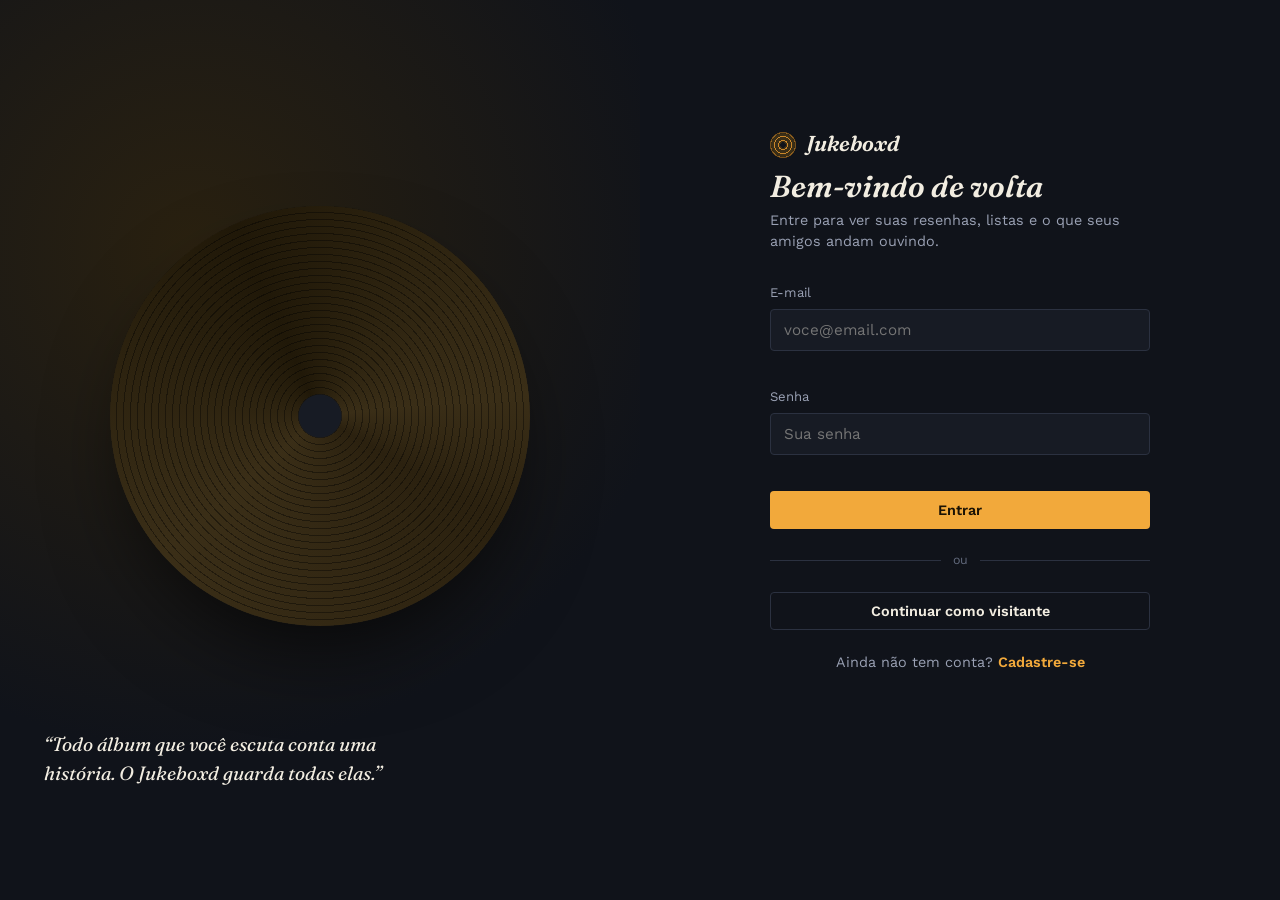
<file: login.html>
<!doctype html>
<html lang="pt-BR">
<head>
<meta charset="UTF-8">
<meta name="viewport" content="width=device-width, initial-scale=1">
<title>Entrar — Jukeboxd</title>
<link rel="preconnect" href="https://fonts.googleapis.com">
<link href="https://fonts.googleapis.com/css2?family=Fraunces:ital,wght@0,500;0,600;1,500;1,600&family=Work+Sans:wght@400;500;600;700&display=swap" rel="stylesheet">
<link rel="stylesheet" href="css/main.css">
<link rel="stylesheet" href="css/pages.css">
</head>
<body>
<a class="skip-link" href="#main">Pular para o conteúdo</a>
<main id="main" class="auth">
  <div class="auth__art">
    <div class="disc"></div>
    <p class="auth__quote">“Todo álbum que você escuta conta uma história. O Jukeboxd guarda todas elas.”</p>
  </div>
  <div class="auth__form">
    <div class="auth__form-inner">
      <a class="nav__brand" href="index.html"><span class="vinyl"></span> Jukeboxd</a>
      <h1>Bem-vindo de volta</h1>
      <p>Entre para ver suas resenhas, listas e o que seus amigos andam ouvindo.</p>

      <form id="login-form" novalidate>
        <div class="field">
          <label for="email">E-mail</label>
          <input type="email" id="email" name="email" placeholder="voce@email.com" required autocomplete="email">
          <span class="field__error" id="email-error"></span>
        </div>
        <div class="field">
          <label for="password">Senha</label>
          <input type="password" id="password" name="password" placeholder="Sua senha" required minlength="6" autocomplete="current-password">
          <span class="field__error" id="password-error"></span>
        </div>
        <button class="btn btn--primary btn--block" type="submit">Entrar</button>
      </form>

      <div class="auth__divider">ou</div>
      <button class="btn btn--ghost btn--block" type="button" id="guest-btn">Continuar como visitante</button>

      <p class="auth__switch">Ainda não tem conta? <a href="register.html">Cadastre-se</a></p>
    </div>
  </div>
</main>
<script src="js/data.js"></script>
<script src="js/main.js"></script>
<script src="js/auth.js"></script>
</body>
</html>
</file>
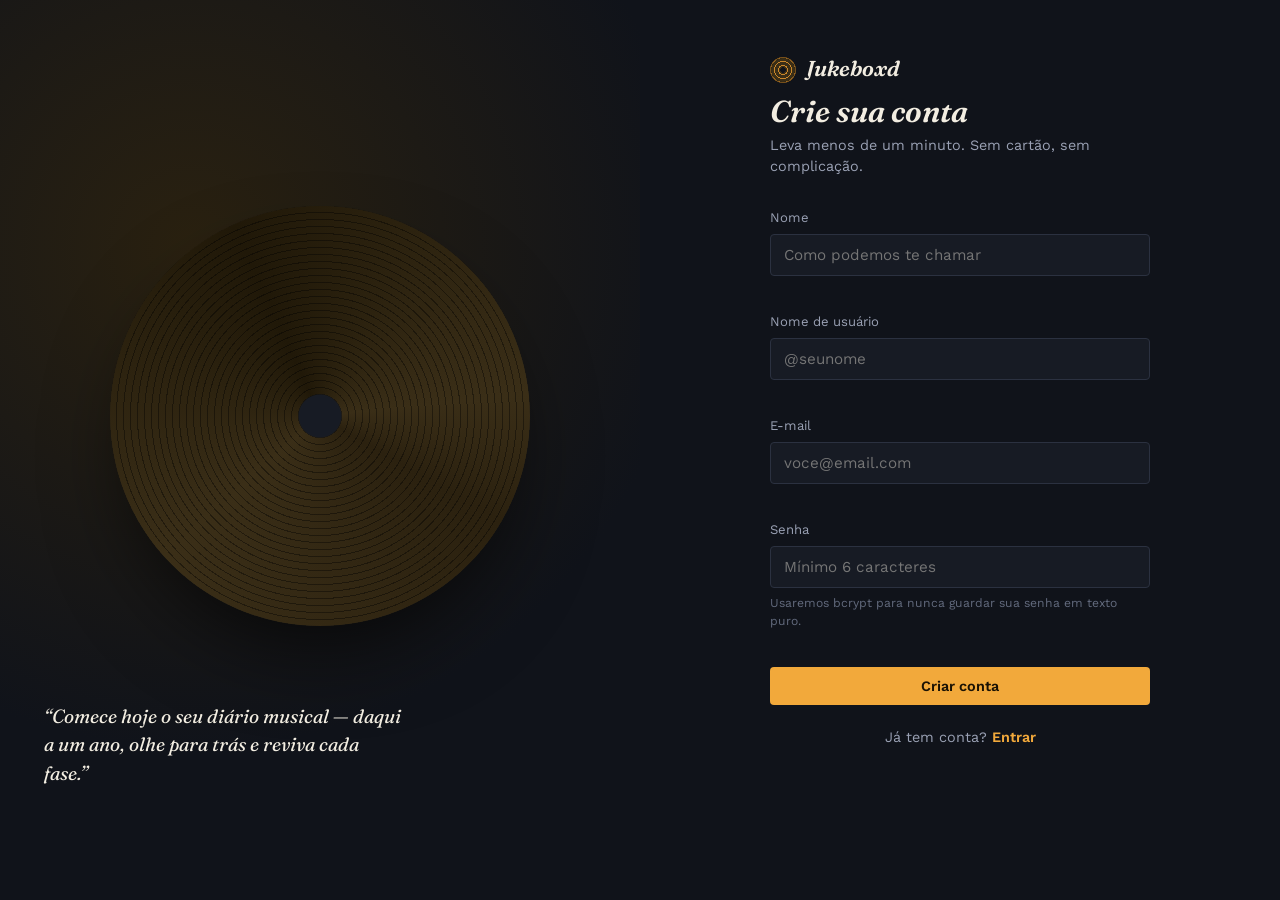
<file: register.html>
<!doctype html>
<html lang="pt-BR">
<head>
<meta charset="UTF-8">
<meta name="viewport" content="width=device-width, initial-scale=1">
<title>Criar conta — Jukeboxd</title>
<link rel="preconnect" href="https://fonts.googleapis.com">
<link href="https://fonts.googleapis.com/css2?family=Fraunces:ital,wght@0,500;0,600;1,500;1,600&family=Work+Sans:wght@400;500;600;700&display=swap" rel="stylesheet">
<link rel="stylesheet" href="css/main.css">
<link rel="stylesheet" href="css/pages.css">
</head>
<body>
<a class="skip-link" href="#main">Pular para o conteúdo</a>
<main id="main" class="auth">
  <div class="auth__art">
    <div class="disc"></div>
    <p class="auth__quote">“Comece hoje o seu diário musical — daqui a um ano, olhe para trás e reviva cada fase.”</p>
  </div>
  <div class="auth__form">
    <div class="auth__form-inner">
      <a class="nav__brand" href="index.html"><span class="vinyl"></span> Jukeboxd</a>
      <h1>Crie sua conta</h1>
      <p>Leva menos de um minuto. Sem cartão, sem complicação.</p>

      <form id="register-form" novalidate>
        <div class="field">
          <label for="name">Nome</label>
          <input type="text" id="name" name="name" placeholder="Como podemos te chamar" required autocomplete="name">
          <span class="field__error" id="name-error"></span>
        </div>
        <div class="field">
          <label for="handle">Nome de usuário</label>
          <input type="text" id="handle" name="handle" placeholder="@seunome" required pattern="^@?[a-zA-Z0-9_\.]{3,20}$">
          <span class="field__error" id="handle-error"></span>
        </div>
        <div class="field">
          <label for="email">E-mail</label>
          <input type="email" id="email" name="email" placeholder="voce@email.com" required autocomplete="email">
          <span class="field__error" id="email-error"></span>
        </div>
        <div class="field">
          <label for="password">Senha</label>
          <input type="password" id="password" name="password" placeholder="Mínimo 6 caracteres" required minlength="6" autocomplete="new-password">
          <span class="field__hint">Usaremos bcrypt para nunca guardar sua senha em texto puro.</span>
          <span class="field__error" id="password-error"></span>
        </div>
        <button class="btn btn--primary btn--block" type="submit">Criar conta</button>
      </form>

      <p class="auth__switch">Já tem conta? <a href="login.html">Entrar</a></p>
    </div>
  </div>
</main>
<script src="js/data.js"></script>
<script src="js/main.js"></script>
<script src="js/auth.js"></script>
</body>
</html>
</file>
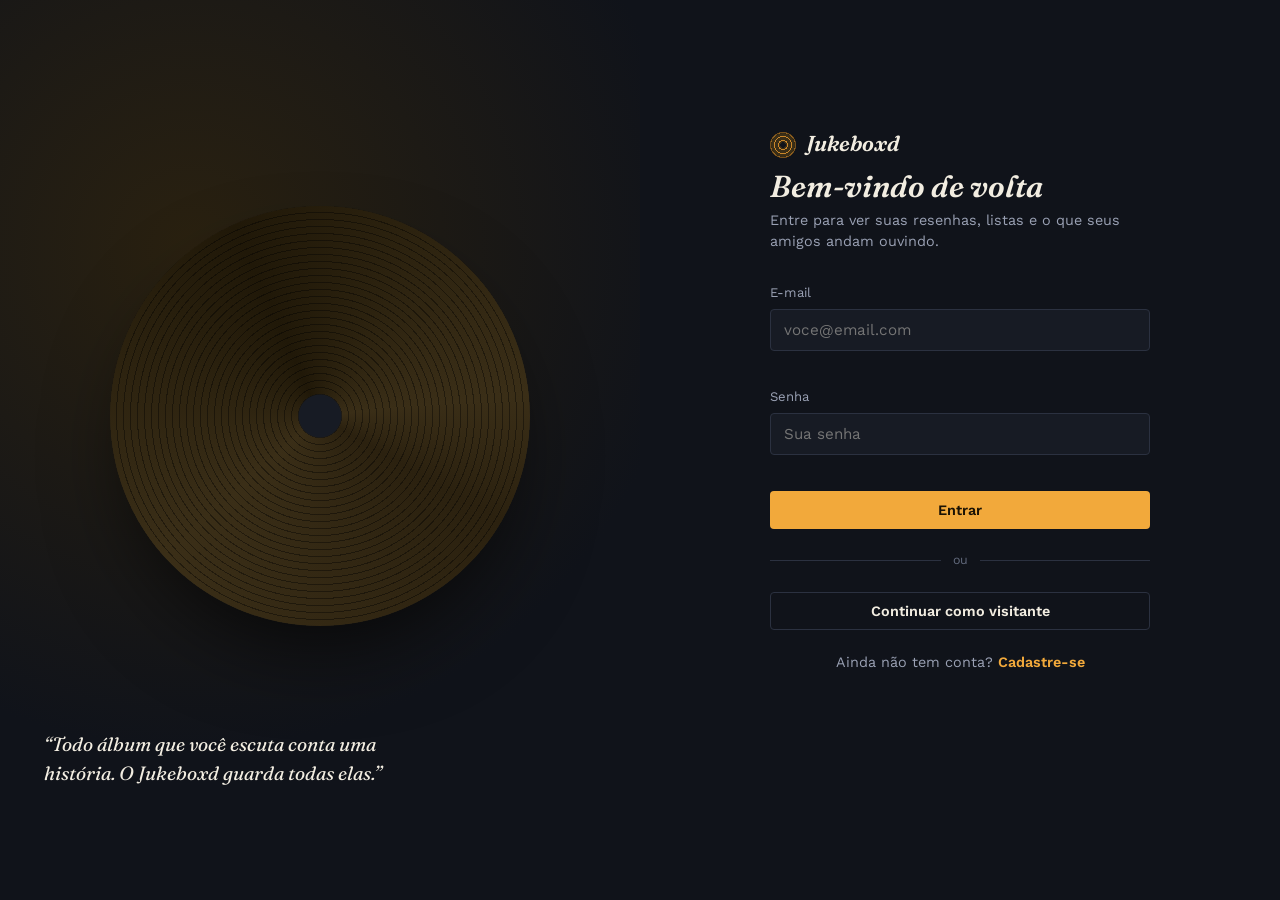
<file: html/login.html>
<!doctype html>
<html lang="pt-BR">
<head>
<meta charset="UTF-8">
<meta name="viewport" content="width=device-width, initial-scale=1">
<title>Entrar — Jukeboxd</title>
<link rel="preconnect" href="https://fonts.googleapis.com">
<link href="https://fonts.googleapis.com/css2?family=Fraunces:ital,wght@0,500;0,600;1,500;1,600&family=Work+Sans:wght@400;500;600;700&display=swap" rel="stylesheet">
<link rel="stylesheet" href="../css/main.css">
<link rel="stylesheet" href="../css/pages.css">
</head>
<body>
<a class="skip-link" href="#main">Pular para o conteúdo</a>
<main id="main" class="auth">
  <div class="auth__art">
    <div class="disc"></div>
    <p class="auth__quote">“Todo álbum que você escuta conta uma história. O Jukeboxd guarda todas elas.”</p>
  </div>
  <div class="auth__form">
    <div class="auth__form-inner">
      <a class="nav__brand" href="index.html"><span class="vinyl"></span> Jukeboxd</a>
      <h1>Bem-vindo de volta</h1>
      <p>Entre para ver suas resenhas, listas e o que seus amigos andam ouvindo.</p>

      <form id="login-form" novalidate>
        <div class="field">
          <label for="email">E-mail</label>
          <input type="email" id="email" name="email" placeholder="voce@email.com" required autocomplete="email">
          <span class="field__error" id="email-error"></span>
        </div>
        <div class="field">
          <label for="password">Senha</label>
          <input type="password" id="password" name="password" placeholder="Sua senha" required minlength="6" autocomplete="current-password">
          <span class="field__error" id="password-error"></span>
        </div>
        <button class="btn btn--primary btn--block" type="submit">Entrar</button>
      </form>

      <div class="auth__divider">ou</div>
      <button class="btn btn--ghost btn--block" type="button" id="guest-btn">Continuar como visitante</button>

      <p class="auth__switch">Ainda não tem conta? <a href="register.html">Cadastre-se</a></p>
    </div>
  </div>
</main>
<script src="../js/data.js"></script>
<script src="../js/main.js"></script>
<script src="../js/auth.js"></script>
</body>
</html>
</file>
<file: css/main.css>
/* ==========================================================================
   Jukeboxd — main.css
   Design tokens + base elements + shared components (nav, buttons, forms,
   cards, footer). Page-specific layout lives in css/pages.css.
   ========================================================================== */

:root{
  /* --- color: ink-navy record-store night, amber jukebox glow --- */
  --bg:            #10131a;
  --bg-alt:        #171b24;
  --surface:       #1c212c;
  --surface-raised:#232937;
  --border:        #2b3140;
  --border-soft:   #232937;

  --text:          #f2ede1;
  --text-muted:    #9aa1b4;
  --text-faint:    #626a7d;

  --amber:         #f2a93b;
  --amber-soft:    rgba(242,169,59,.14);
  --amber-dim:     #c9862a;
  --coral:         #e5604d;
  --coral-soft:    rgba(229,96,77,.14);
  --teal:          #4fa392;

  --font-display: 'Fraunces', Georgia, serif;
  --font-body: 'Work Sans', 'Inter', -apple-system, BlinkMacSystemFont, sans-serif;

  --radius-s: 4px;
  --radius-m: 8px;
  --radius-l: 14px;

  --shadow-card: 0 1px 0 rgba(0,0,0,.4), 0 8px 24px -12px rgba(0,0,0,.6);

  --maxw: 1180px;
}

*, *::before, *::after{ box-sizing: border-box; }
html{ scroll-behavior: smooth; }
body{
  margin: 0;
  background: var(--bg);
  color: var(--text);
  font-family: var(--font-body);
  font-size: 16px;
  line-height: 1.5;
  -webkit-font-smoothing: antialiased;
}
img{ max-width: 100%; display: block; }
a{ color: inherit; text-decoration: none; }
ul, ol{ list-style: none; margin: 0; padding: 0; }
button{ font-family: inherit; cursor: pointer; }
input, textarea, select{ font-family: inherit; }
h1,h2,h3,h4{ font-family: var(--font-display); font-weight: 600; margin: 0; line-height: 1.15; color: var(--text); }
p{ margin: 0; }

:focus-visible{
  outline: 2px solid var(--amber);
  outline-offset: 2px;
  border-radius: 2px;
}

@media (prefers-reduced-motion: reduce){
  *{ animation-duration: .001ms !important; animation-iteration-count: 1 !important; transition-duration: .001ms !important; scroll-behavior: auto !important; }
}

.container{
  max-width: var(--maxw);
  margin: 0 auto;
  padding: 0 28px;
}

.visually-hidden{
  position: absolute; width: 1px; height: 1px; padding: 0; margin: -1px;
  overflow: hidden; clip: rect(0,0,0,0); white-space: nowrap; border: 0;
}

/* --------------------------------------------------------------------------
   Vinyl mark — the recurring visual motif, used as logo glyph & decoration
   -------------------------------------------------------------------------- */
.vinyl{
  --size: 26px;
  width: var(--size); height: var(--size);
  border-radius: 50%;
  flex-shrink: 0;
  background:
    radial-gradient(circle at center, var(--bg) 0 14%, transparent 15%),
    repeating-radial-gradient(circle at center, var(--amber-dim) 0 1px, transparent 1px 4px),
    radial-gradient(circle at center, #3a2e17 0 60%, #241d10 100%);
  box-shadow: inset 0 0 0 1px rgba(0,0,0,.4);
}

/* --------------------------------------------------------------------------
   Top navigation
   -------------------------------------------------------------------------- */
.site-header{
  position: sticky; top: 0; z-index: 50;
  background: rgba(16,19,26,.88);
  backdrop-filter: blur(10px);
  border-bottom: 1px solid var(--border-soft);
}
.nav{
  display: flex; align-items: center; gap: 28px;
  height: 68px;
}
.nav__brand{
  display: flex; align-items: center; gap: 10px;
  font-family: var(--font-display);
  font-style: italic;
  font-weight: 600;
  font-size: 1.35rem;
  color: var(--text);
  margin-right: 8px;
  white-space: nowrap;
}
.nav__links{
  display: flex; align-items: center; gap: 4px;
  flex: 1;
}
.nav__links a{
  padding: 8px 12px;
  border-radius: var(--radius-s);
  font-size: .93rem;
  color: var(--text-muted);
  transition: color .15s ease, background .15s ease;
}
.nav__links a:hover{ color: var(--text); background: var(--surface); }
.nav__links a.is-active{ color: var(--amber); }

.nav__search{
  display: flex; align-items: center; gap: 8px;
  background: var(--surface);
  border: 1px solid var(--border);
  border-radius: 999px;
  padding: 8px 14px;
  width: 260px;
  color: var(--text-faint);
}
.nav__search input{
  background: none; border: none; outline: none;
  color: var(--text); font-size: .88rem; width: 100%;
}
.nav__search input::placeholder{ color: var(--text-faint); }
.nav__search svg{ flex-shrink: 0; opacity: .7; }

.nav__actions{ display: flex; align-items: center; gap: 14px; }
.nav__avatar{
  width: 36px; height: 36px; border-radius: 50%;
  border: 1px solid var(--border);
  overflow: hidden;
  background: var(--surface-raised);
  display: flex; align-items: center; justify-content: center;
  font-family: var(--font-display); font-size: .95rem; color: var(--amber);
}
.nav__toggle{
  display: none;
  background: none; border: 1px solid var(--border); border-radius: var(--radius-s);
  width: 40px; height: 40px; align-items: center; justify-content: center;
  color: var(--text);
}

@media (max-width: 900px){
  .nav__search{ display: none; }
  .nav__links{
    display: none;
    position: absolute; top: 68px; left: 0; right: 0;
    background: var(--bg-alt); border-bottom: 1px solid var(--border-soft);
    flex-direction: column; align-items: stretch; padding: 8px;
  }
  .nav__links.is-open{ display: flex; }
  .nav__links a{ padding: 12px 14px; }
  .nav__toggle{ display: flex; }
}

/* --------------------------------------------------------------------------
   Buttons
   -------------------------------------------------------------------------- */
.btn{
  display: inline-flex; align-items: center; justify-content: center; gap: 8px;
  border: 1px solid transparent;
  border-radius: var(--radius-s);
  padding: 10px 18px;
  font-size: .9rem; font-weight: 600;
  transition: transform .12s ease, background .15s ease, border-color .15s ease, color .15s ease;
}
.btn:active{ transform: translateY(1px); }
.btn--primary{ background: var(--amber); color: #1a1204; }
.btn--primary:hover{ background: #ffb84f; }
.btn--ghost{ background: transparent; border-color: var(--border); color: var(--text); }
.btn--ghost:hover{ border-color: var(--amber); color: var(--amber); }
.btn--subtle{ background: var(--surface); color: var(--text-muted); }
.btn--subtle:hover{ color: var(--text); }
.btn--danger{ background: transparent; border-color: var(--coral); color: var(--coral); }
.btn--danger:hover{ background: var(--coral-soft); }
.btn--block{ width: 100%; }
.btn--sm{ padding: 6px 12px; font-size: .8rem; }

/* --------------------------------------------------------------------------
   Forms
   -------------------------------------------------------------------------- */
.field{ display: flex; flex-direction: column; gap: 6px; margin-bottom: 18px; }
.field label{ font-size: .82rem; color: var(--text-muted); }
.field input, .field textarea, .field select{
  background: var(--bg-alt);
  border: 1px solid var(--border);
  border-radius: var(--radius-s);
  padding: 11px 13px;
  color: var(--text);
  font-size: .95rem;
  transition: border-color .15s ease;
}
.field input:focus, .field textarea:focus, .field select:focus{
  border-color: var(--amber);
  outline: none;
}
.field textarea{ resize: vertical; min-height: 90px; }
.field__hint{ font-size: .76rem; color: var(--text-faint); }
.field__error{ font-size: .78rem; color: var(--coral); min-height: 1em; }

/* --------------------------------------------------------------------------
   Cards
   -------------------------------------------------------------------------- */
.card{
  background: var(--surface);
  border: 1px solid var(--border-soft);
  border-radius: var(--radius-m);
  box-shadow: var(--shadow-card);
}

.cover{
  aspect-ratio: 1/1;
  border-radius: var(--radius-s);
  overflow: hidden;
  background: linear-gradient(135deg, var(--surface-raised), var(--bg-alt));
  position: relative;
}
.cover img{ width: 100%; height: 100%; object-fit: cover; }

/* rating stars */
.stars{ display: inline-flex; gap: 2px; color: var(--amber); }
.stars svg{ width: 14px; height: 14px; }
.rating-input{ display: inline-flex; gap: 4px; }
.rating-input button{
  background: none; border: none; padding: 2px; color: var(--border);
  transition: color .1s ease, transform .1s ease;
}
.rating-input button svg{ width: 22px; height: 22px; }
.rating-input button.is-on, .rating-input button:hover, .rating-input button:hover ~ button{ color: var(--amber); }

/* pill / tag */
.pill{
  display: inline-flex; align-items: center; gap: 6px;
  padding: 4px 11px; border-radius: 999px;
  font-size: .76rem; color: var(--text-muted);
  border: 1px solid var(--border);
  background: var(--bg-alt);
}
.pill--accent{ color: var(--amber); border-color: var(--amber-soft); background: var(--amber-soft); }

/* section heading pattern used across pages */
.section-head{
  display: flex; align-items: baseline; justify-content: space-between;
  gap: 16px; margin-bottom: 18px;
}
.section-head h2{ font-size: 1.5rem; }
.section-head a{ font-size: .85rem; color: var(--text-muted); }
.section-head a:hover{ color: var(--amber); }

/* --------------------------------------------------------------------------
   Footer
   -------------------------------------------------------------------------- */
.site-footer{
  border-top: 1px solid var(--border-soft);
  margin-top: 90px;
  padding: 36px 0 48px;
  color: var(--text-faint);
  font-size: .82rem;
}
.site-footer .container{
  display: flex; flex-wrap: wrap; align-items: center; justify-content: space-between; gap: 12px;
}
.site-footer nav{ display: flex; gap: 18px; flex-wrap: wrap; }
.site-footer a:hover{ color: var(--text-muted); }

/* --------------------------------------------------------------------------
   Toast (lightweight feedback, used by js/main.js)
   -------------------------------------------------------------------------- */
.toast{
  position: fixed; left: 50%; bottom: 26px; transform: translate(-50%, 12px);
  background: var(--surface-raised); border: 1px solid var(--border);
  color: var(--text); padding: 11px 18px; border-radius: var(--radius-m);
  font-size: .85rem; box-shadow: var(--shadow-card);
  opacity: 0; pointer-events: none; transition: opacity .18s ease, transform .18s ease;
  z-index: 200;
}
.toast.is-visible{ opacity: 1; transform: translate(-50%, 0); }

/* skip link */
.skip-link{
  position: absolute; left: 12px; top: -60px;
  background: var(--amber); color: #1a1204; padding: 10px 16px; border-radius: var(--radius-s);
  transition: top .15s ease; z-index: 999; font-size: .85rem; font-weight: 600;
}
.skip-link:focus{ top: 12px; }
</file>
<file: css/pages.css>
/* ==========================================================================
   Jukeboxd — pages.css
   Layout rules specific to individual pages. Loaded after main.css.
   ========================================================================== */

.page{ padding: 40px 0 20px; }

/* ==========================================================================
   HOME
   ========================================================================== */
.hero{
  display: grid;
  grid-template-columns: 1.1fr .9fr;
  gap: 48px;
  align-items: center;
  padding: 26px 0 64px;
}
.hero__eyebrow{ color: var(--amber); font-size: .85rem; margin-bottom: 14px; }
.hero h1{
  font-size: clamp(2.1rem, 3.6vw, 3.1rem);
  font-style: italic;
  font-weight: 500;
  max-width: 15ch;
}
.hero p.lede{
  margin-top: 18px; color: var(--text-muted); font-size: 1.02rem; max-width: 46ch;
}
.hero__actions{ display: flex; gap: 12px; margin-top: 28px; }

.hero__disc{
  position: relative;
  aspect-ratio: 1/1;
  display: flex; align-items: center; justify-content: center;
}
.hero__disc .disc{
  width: 78%; aspect-ratio: 1/1; border-radius: 50%;
  background:
    radial-gradient(circle at center, var(--bg) 0 9%, transparent 9.5%),
    repeating-radial-gradient(circle at center, rgba(0,0,0,.35) 0 1px, transparent 1px 6px),
    conic-gradient(from 90deg, #2b210f, #3a2e17 30%, #201808 60%, #3a2e17 90%, #2b210f);
  box-shadow: 0 30px 60px -20px rgba(0,0,0,.7), inset 0 0 0 1px rgba(0,0,0,.5);
  transition: transform .6s cubic-bezier(.2,.7,.2,1);
}
.hero__disc:hover .disc{ transform: rotate(50deg); }
.hero__disc .disc-label{
  position: absolute; width: 34%; aspect-ratio: 1/1; border-radius: 50%;
  background: var(--amber);
  display: flex; align-items: center; justify-content: center;
  text-align: center; font-family: var(--font-display); font-style: italic;
  color: #1a1204; font-size: .8rem; padding: 6px; line-height: 1.2;
}
.hero__sleeve{
  position: absolute; right: -6%; bottom: -6%; width: 46%; aspect-ratio: 1/1;
  border-radius: var(--radius-m); overflow: hidden;
  box-shadow: 0 20px 40px -14px rgba(0,0,0,.7);
  border: 1px solid var(--border);
}

.grid-albums{
  display: grid;
  grid-template-columns: repeat(6, 1fr);
  gap: 18px;
}
.album-tile{ display: flex; flex-direction: column; gap: 8px; }
.album-tile .cover{ transition: transform .18s ease, box-shadow .18s ease; }
.album-tile:hover .cover{ transform: translateY(-3px); box-shadow: 0 14px 26px -12px rgba(0,0,0,.65); }
.album-tile__title{ font-size: .85rem; font-weight: 600; }
.album-tile__artist{ font-size: .78rem; color: var(--text-muted); }

.feed{ display: flex; flex-direction: column; gap: 0; }
.feed-item{
  display: grid; grid-template-columns: 56px 1fr; gap: 16px;
  padding: 20px 0; border-bottom: 1px solid var(--border-soft);
}
.feed-item:first-child{ padding-top: 0; }
.feed-item__cover{ width: 56px; height: 56px; border-radius: var(--radius-s); overflow: hidden; }
.feed-item__head{ display: flex; flex-wrap: wrap; align-items: center; gap: 8px; font-size: .88rem; color: var(--text-muted); }
.feed-item__head strong{ color: var(--text); font-weight: 600; }
.feed-item__body{ margin-top: 6px; font-size: .92rem; color: var(--text); }
.feed-item__meta{ margin-top: 10px; display: flex; align-items: center; gap: 14px; font-size: .78rem; color: var(--text-faint); }

.two-col{ display: grid; grid-template-columns: 1.7fr 1fr; gap: 56px; align-items: start; }
.side-panel{ display: flex; flex-direction: column; gap: 34px; position: sticky; top: 90px; }
.mini-list{ display: flex; flex-direction: column; gap: 12px; }
.mini-list li{ display: flex; align-items: center; gap: 12px; }
.mini-list .cover{ width: 42px; height: 42px; border-radius: var(--radius-s); }
.mini-list .who{ font-size: .85rem; }
.mini-list .who span{ display: block; color: var(--text-faint); font-size: .74rem; }

/* ==========================================================================
   AUTH (login / register)
   ========================================================================== */
.auth{
  min-height: calc(100vh - 68px);
  display: grid; grid-template-columns: 1fr 1fr;
}
.auth__art{
  position: relative;
  background: radial-gradient(circle at 30% 30%, #2a2110, var(--bg) 68%);
  display: flex; align-items: center; justify-content: center; overflow: hidden;
}
.auth__art .disc{
  width: 420px; aspect-ratio: 1/1; border-radius: 50%;
  background:
    radial-gradient(circle at center, var(--bg-alt) 0 7%, transparent 7.5%),
    repeating-radial-gradient(circle at center, rgba(0,0,0,.4) 0 1px, transparent 1px 7px),
    conic-gradient(from 120deg, #2b210f, #3a2e17 30%, #201808 60%, #3a2e17 90%, #2b210f);
  box-shadow: 0 40px 90px -30px rgba(0,0,0,.8);
}
.auth__quote{
  position: absolute; left: 44px; bottom: 44px; max-width: 30ch;
  font-family: var(--font-display); font-style: italic; font-size: 1.2rem; color: var(--text);
}
.auth__form{ display: flex; align-items: center; justify-content: center; padding: 40px; }
.auth__form-inner{ width: 100%; max-width: 380px; }
.auth__form-inner .nav__brand{ margin-bottom: 8px; }
.auth__form-inner h1{ font-size: 1.9rem; font-style: italic; margin-bottom: 6px; }
.auth__form-inner > p{ color: var(--text-muted); font-size: .9rem; margin-bottom: 30px; }
.auth__switch{ margin-top: 22px; font-size: .87rem; color: var(--text-muted); text-align: center; }
.auth__switch a{ color: var(--amber); font-weight: 600; }
.auth__divider{ display: flex; align-items: center; gap: 12px; margin: 22px 0; color: var(--text-faint); font-size: .78rem; }
.auth__divider::before, .auth__divider::after{ content: ""; flex: 1; height: 1px; background: var(--border); }

@media (max-width: 860px){
  .auth{ grid-template-columns: 1fr; }
  .auth__art{ display: none; }
}

/* ==========================================================================
   SEARCH
   ========================================================================== */
.search-head{ padding: 34px 0 8px; }
.search-head h1{ font-size: 2rem; font-style: italic; }
.search-bar{
  display: flex; align-items: center; gap: 10px;
  background: var(--surface); border: 1px solid var(--border); border-radius: var(--radius-m);
  padding: 14px 18px; margin-top: 20px;
}
.search-bar input{
  flex: 1; background: none; border: none; outline: none; color: var(--text); font-size: 1rem;
}
.search-tabs{ display: flex; gap: 6px; margin: 24px 0 28px; border-bottom: 1px solid var(--border-soft); }
.search-tabs button{
  background: none; border: none; color: var(--text-muted); padding: 10px 16px;
  font-size: .88rem; border-bottom: 2px solid transparent; margin-bottom: -1px;
}
.search-tabs button.is-active{ color: var(--amber); border-color: var(--amber); }

.result-row{
  display: grid; grid-template-columns: 56px 1fr auto; gap: 16px; align-items: center;
  padding: 14px 8px; border-radius: var(--radius-s);
  transition: background .12s ease;
}
.result-row:hover{ background: var(--surface); }
.result-row .cover{ width: 56px; height: 56px; border-radius: 50%; }
.result-row.is-album .cover, .result-row.is-song .cover{ border-radius: var(--radius-s); }
.result-row__title{ font-weight: 600; font-size: .95rem; }
.result-row__meta{ font-size: .8rem; color: var(--text-muted); margin-top: 2px; }

.filter-rail{ display: flex; flex-direction: column; gap: 26px; }
.filter-group h3{ font-size: .78rem; text-transform: none; color: var(--text-faint); margin-bottom: 10px; }
.filter-chip-row{ display: flex; flex-wrap: wrap; gap: 8px; }
.chip{
  border: 1px solid var(--border); background: var(--bg-alt); color: var(--text-muted);
  padding: 6px 13px; border-radius: 999px; font-size: .78rem;
}
.chip.is-on{ border-color: var(--amber); color: var(--amber); background: var(--amber-soft); }

/* ==========================================================================
   ALBUM / TRACK DETAIL
   ========================================================================== */
.detail-head{
  display: grid; grid-template-columns: 260px 1fr; gap: 40px;
  padding: 36px 0 40px; border-bottom: 1px solid var(--border-soft);
}
.detail-head__cover{ border-radius: var(--radius-m); overflow: hidden; box-shadow: var(--shadow-card); }
.detail-head__kind{ color: var(--amber); font-size: .82rem; margin-bottom: 10px; }
.detail-head h1{ font-size: clamp(1.9rem, 3vw, 2.6rem); }
.detail-head__artist{ margin-top: 8px; font-size: 1.05rem; color: var(--text-muted); }
.detail-head__artist a{ color: var(--text); border-bottom: 1px solid var(--border); }
.detail-head__meta{ display: flex; flex-wrap: wrap; gap: 10px; margin-top: 16px; }
.detail-head__stats{ display: flex; align-items: center; gap: 26px; margin-top: 26px; }
.detail-head__stat{ font-size: .8rem; color: var(--text-muted); }
.detail-head__stat strong{ display: block; color: var(--text); font-family: var(--font-display); font-size: 1.4rem; }
.detail-head__actions{ display: flex; align-items: center; gap: 12px; margin-top: 24px; flex-wrap: wrap; }

.rate-box{ display: flex; align-items: center; gap: 12px; }
.rate-box__label{ font-size: .8rem; color: var(--text-muted); }

.tracklist{ display: flex; flex-direction: column; margin-top: 4px; }
.tracklist li{
  display: grid; grid-template-columns: 28px 1fr auto auto; gap: 14px; align-items: center;
  padding: 12px 8px; border-bottom: 1px solid var(--border-soft); font-size: .9rem;
}
.tracklist li:hover{ background: var(--surface); border-radius: var(--radius-s); }
.tracklist .n{ color: var(--text-faint); font-size: .82rem; }
.tracklist .len{ color: var(--text-faint); font-size: .82rem; }

.review{
  padding: 22px 0; border-bottom: 1px solid var(--border-soft);
  display: grid; grid-template-columns: 44px 1fr; gap: 14px;
}
.review__avatar{ width: 44px; height: 44px; border-radius: 50%; overflow: hidden; }
.review__head{ display: flex; align-items: center; gap: 10px; flex-wrap: wrap; }
.review__head strong{ font-size: .92rem; }
.review__head time{ font-size: .78rem; color: var(--text-faint); }
.review__body{ margin-top: 8px; font-size: .93rem; color: var(--text); line-height: 1.6; }
.review__footer{ margin-top: 10px; display: flex; gap: 16px; font-size: .78rem; color: var(--text-faint); }
.review-form{ margin: 30px 0 10px; }
.review-form textarea{ width: 100%; }

/* ==========================================================================
   PROFILE
   ========================================================================== */
.profile-head{
  display: grid; grid-template-columns: auto 1fr auto; gap: 26px; align-items: center;
  padding: 40px 0; border-bottom: 1px solid var(--border-soft);
}
.profile-head__avatar{
  width: 104px; height: 104px; border-radius: 50%; overflow: hidden;
  border: 2px solid var(--amber);
}
.profile-head h1{ font-size: 1.9rem; }
.profile-head__handle{ color: var(--text-muted); font-size: .9rem; margin-top: 2px; }
.profile-head__bio{ margin-top: 12px; color: var(--text); font-size: .93rem; max-width: 54ch; }
.profile-head__stats{ display: flex; gap: 26px; margin-top: 16px; }
.profile-head__stats div{ font-size: .8rem; color: var(--text-muted); }
.profile-head__stats strong{ display: block; color: var(--text); font-family: var(--font-display); font-size: 1.3rem; }

.tabs{ display: flex; gap: 4px; margin: 28px 0 26px; border-bottom: 1px solid var(--border-soft); overflow-x: auto; }
.tabs button{
  background: none; border: none; color: var(--text-muted); padding: 12px 18px;
  font-size: .88rem; white-space: nowrap; border-bottom: 2px solid transparent; margin-bottom: -1px;
}
.tabs button.is-active{ color: var(--amber); border-color: var(--amber); }
.tab-panel{ display: none; }
.tab-panel.is-active{ display: block; }

.diary-row{
  display: grid; grid-template-columns: 70px 44px 1fr auto; gap: 14px; align-items: center;
  padding: 11px 8px; border-bottom: 1px solid var(--border-soft); font-size: .88rem;
}
.diary-row time{ color: var(--text-faint); font-size: .78rem; }
.diary-row .cover{ width: 44px; height: 44px; border-radius: var(--radius-s); }

/* ==========================================================================
   LISTS
   ========================================================================== */
.list-toolbar{ display: flex; align-items: center; justify-content: space-between; gap: 16px; margin: 30px 0 26px; flex-wrap: wrap; }
.grid-lists{ display: grid; grid-template-columns: repeat(3, 1fr); gap: 22px; }
.list-card{ padding: 20px; display: flex; flex-direction: column; gap: 14px; }
.list-card__covers{ display: grid; grid-template-columns: repeat(4, 1fr); gap: 4px; border-radius: var(--radius-s); overflow: hidden; }
.list-card__covers img{ aspect-ratio: 1/1; object-fit: cover; }
.list-card__title{ font-size: 1.05rem; }
.list-card__meta{ font-size: .78rem; color: var(--text-muted); display: flex; justify-content: space-between; }

.list-detail-head{ padding: 36px 0 30px; border-bottom: 1px solid var(--border-soft); }
.list-detail-head__eyebrow{ color: var(--amber); font-size: .82rem; }
.list-detail-head h1{ font-size: clamp(1.8rem, 3vw, 2.4rem); font-style: italic; margin-top: 8px; }
.list-detail-head p{ margin-top: 12px; color: var(--text-muted); max-width: 60ch; }
.list-detail-head__by{ display: flex; align-items: center; gap: 10px; margin-top: 20px; font-size: .87rem; }
.list-detail-head__by img{ width: 30px; height: 30px; border-radius: 50%; }

.list-grid{ display: grid; grid-template-columns: repeat(5, 1fr); gap: 20px; margin-top: 30px; }
.list-grid__item{ display: flex; flex-direction: column; gap: 8px; position: relative; }
.list-grid__rank{
  position: absolute; top: 6px; left: 6px; background: rgba(16,19,26,.8);
  color: var(--amber); font-family: var(--font-display); font-style: italic;
  font-size: .85rem; padding: 2px 8px; border-radius: 999px;
}

/* ==========================================================================
   STATS
   ========================================================================== */
.stats-head{ padding: 36px 0 6px; display: flex; align-items: baseline; justify-content: space-between; flex-wrap: wrap; gap: 14px; }
.stats-head h1{ font-size: 2rem; font-style: italic; }
.year-switch{ display: flex; gap: 6px; }
.year-switch button{
  background: var(--surface); border: 1px solid var(--border); color: var(--text-muted);
  padding: 7px 14px; border-radius: var(--radius-s); font-size: .85rem;
}
.year-switch button.is-active{ color: var(--amber); border-color: var(--amber); }

.stat-grid{ display: grid; grid-template-columns: repeat(4, 1fr); gap: 18px; margin: 28px 0 40px; }
.stat-card{ padding: 22px; }
.stat-card__value{ font-family: var(--font-display); font-size: 2.1rem; color: var(--amber); }
.stat-card__label{ margin-top: 6px; font-size: .82rem; color: var(--text-muted); }

.chart-block{ padding: 26px; margin-bottom: 28px; }
.chart-block h3{ font-size: 1.05rem; margin-bottom: 20px; }
.bars{ display: flex; align-items: flex-end; gap: 10px; height: 160px; }
.bars .bar{ flex: 1; background: linear-gradient(180deg, var(--amber), var(--amber-dim)); border-radius: 4px 4px 0 0; position: relative; }
.bars .bar span{ position: absolute; bottom: -22px; left: 0; right: 0; text-align: center; font-size: .72rem; color: var(--text-faint); }

.top-grid{ display: grid; grid-template-columns: repeat(3, 1fr); gap: 26px; }
.top-grid__col h3{ font-size: .95rem; margin-bottom: 14px; }
.rank-row{ display: grid; grid-template-columns: 20px 36px 1fr; gap: 12px; align-items: center; padding: 8px 0; font-size: .85rem; }
.rank-row .rank{ color: var(--text-faint); font-family: var(--font-display); font-style: italic; }
.rank-row .cover{ width: 36px; height: 36px; border-radius: var(--radius-s); }

/* ==========================================================================
   Responsive
   ========================================================================== */
@media (max-width: 1000px){
  .hero{ grid-template-columns: 1fr; }
  .hero__disc{ order: -1; max-width: 320px; margin: 0 auto; }
  .two-col{ grid-template-columns: 1fr; }
  .side-panel{ position: static; }
  .grid-albums{ grid-template-columns: repeat(3, 1fr); }
  .grid-lists{ grid-template-columns: repeat(2, 1fr); }
  .list-grid{ grid-template-columns: repeat(3, 1fr); }
  .detail-head{ grid-template-columns: 1fr; }
  .detail-head__cover{ max-width: 220px; }
  .stat-grid{ grid-template-columns: repeat(2, 1fr); }
  .top-grid{ grid-template-columns: 1fr; }
  .profile-head{ grid-template-columns: 1fr; text-align: center; }
  .profile-head__stats{ justify-content: center; }
}
@media (max-width: 600px){
  .grid-albums{ grid-template-columns: repeat(2, 1fr); }
  .list-grid{ grid-template-columns: repeat(2, 1fr); }
  .grid-lists{ grid-template-columns: 1fr; }
  .stat-grid{ grid-template-columns: 1fr 1fr; }
  .result-row{ grid-template-columns: 44px 1fr; }
  .result-row > .btn{ grid-column: 1 / -1; justify-self: start; }
}
</file>
